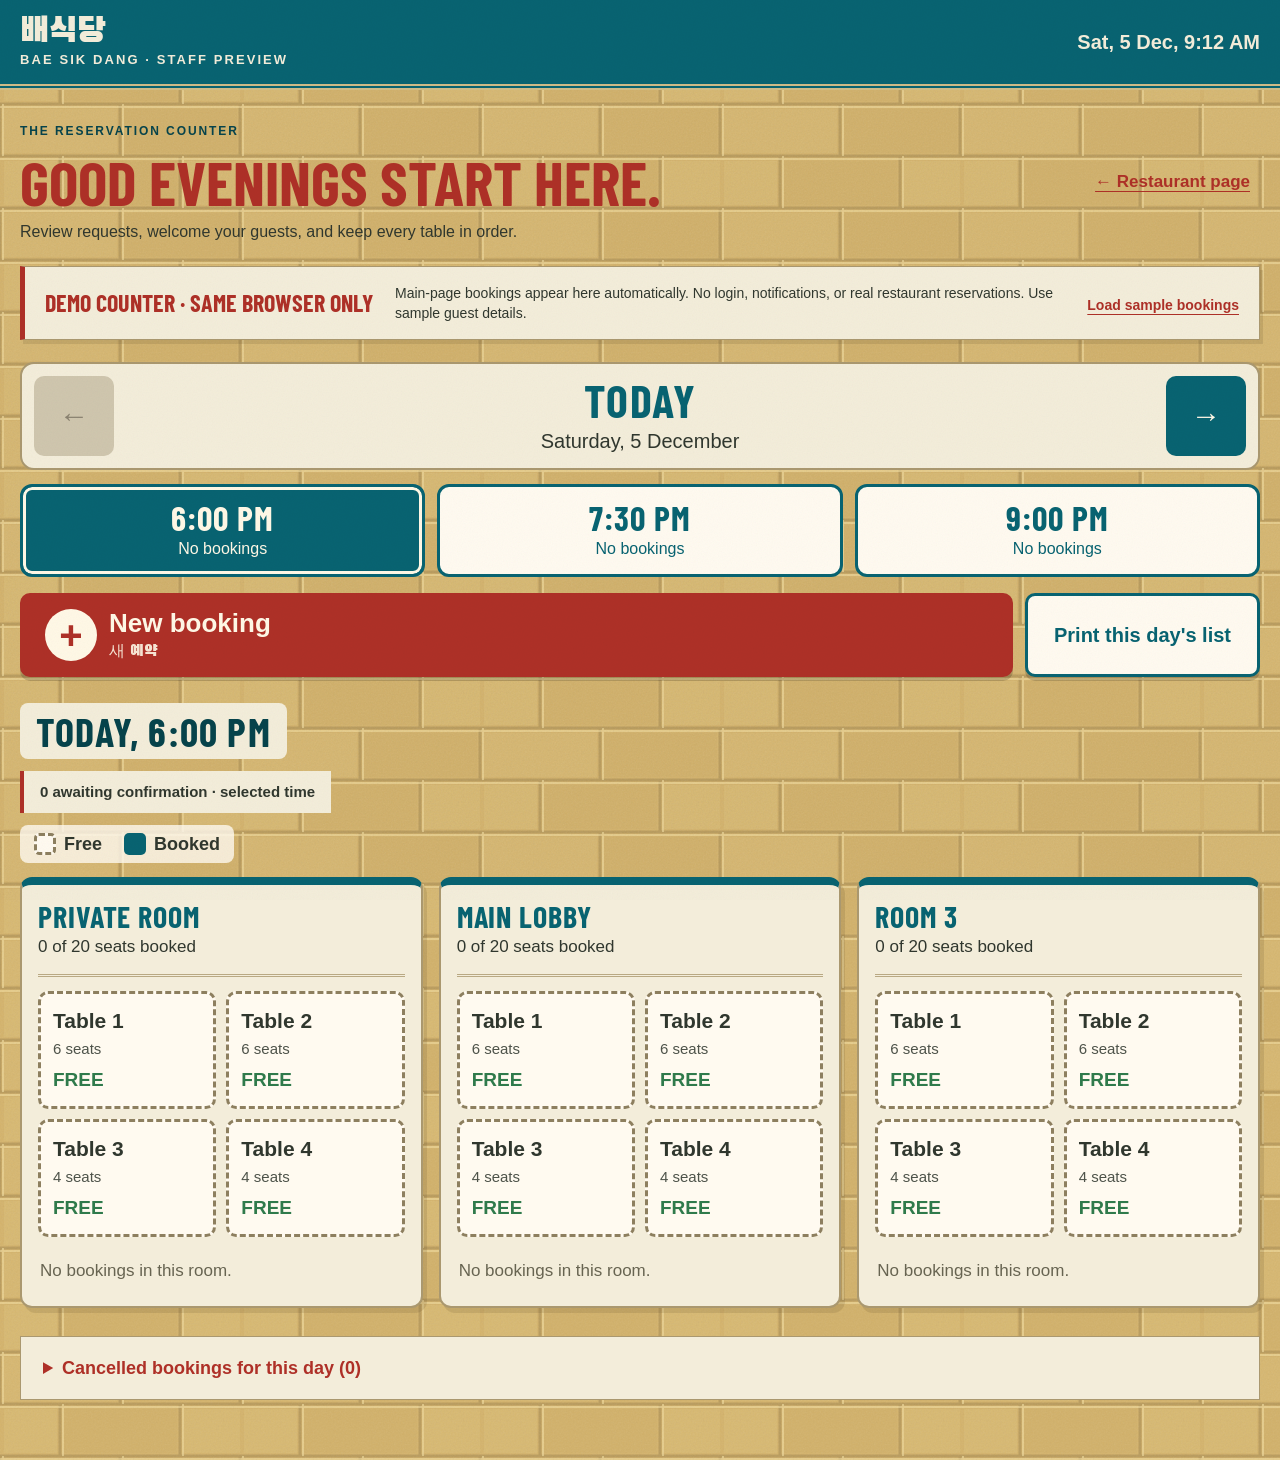
<file: admin.html>
<!DOCTYPE html>
<html lang="en" class="admin-root">
<head>
  <meta charset="UTF-8">
  <meta name="viewport" content="width=device-width, initial-scale=1">
  <meta name="theme-color" content="#086371">
  <meta name="robots" content="noindex, nofollow">
  <title>Staff bookings — Bae Sik Dang 배식당</title>
  <link rel="stylesheet" href="styles.css">
  <link rel="stylesheet" href="admin.css">
  <script src="reservation-store.js" defer></script>
  <script src="admin.js" defer></script>
</head>
<body class="admin-page">
  <a class="skip" href="#main">Skip to staff bookings</a>
  <header class="adm-header">
    <div class="adm-shell adm-header-row">
      <div class="adm-brand"><span lang="ko">배식당</span><small>BAE SIK DANG · STAFF PREVIEW</small></div>
      <div class="adm-clock" id="adm-clock" aria-live="off"></div>
    </div>
  </header>

  <main class="adm-shell adm-main" id="main">
    <div class="adm-intro"><div><span class="adm-kicker">THE RESERVATION COUNTER</span><h1>Good evenings start here.</h1><p>Review requests, welcome your guests, and keep every table in order.</p></div><a class="adm-link" href="index.html#booking">← Restaurant page</a></div>
    <aside class="adm-demo"><strong>Demo counter · same browser only</strong><span>Main-page bookings appear here automatically. No login, notifications, or real restaurant reservations. Use sample guest details.</span><button id="load-samples" class="adm-link" type="button">Load sample bookings</button></aside>
    <noscript><p class="adm-error">Enable JavaScript to use the staff preview.</p></noscript>
    <!-- 1. Which day -->
    <section class="adm-day" aria-label="Choose a day">
      <button class="adm-arrow" id="day-prev" type="button" aria-label="Previous day">←</button>
      <div class="adm-day-label">
        <strong id="day-name">Today</strong>
        <span id="day-date"></span>
        <button class="adm-link" id="day-today" type="button" hidden>Go back to today</button>
      </div>
      <button class="adm-arrow" id="day-next" type="button" aria-label="Next day">→</button>
    </section>

    <!-- 2. Which time -->
    <section class="adm-times" id="time-buttons" aria-label="Choose a time"></section>

    <!-- 3. Big actions -->
    <div class="adm-actions">
      <button class="adm-btn adm-btn-red adm-btn-huge" id="new-booking" type="button">
        <span class="adm-plus" aria-hidden="true">+</span>
        <span>New booking<small lang="ko">새 예약</small></span>
      </button>
      <button class="adm-btn adm-btn-plain" id="print-list" type="button">Print this day's list</button>
    </div>

    <p class="adm-toast" id="toast" role="status" aria-live="polite" hidden></p>
    <p class="adm-error" id="error" role="alert" hidden></p>

    <!-- 4. Rooms and tables for the chosen time -->
    <h2 class="adm-heading" id="slot-heading"></h2><p id="pending-summary" class="adm-summary" role="status"></p>
    <div class="adm-key" aria-hidden="true">
      <span><i class="key-free"></i> Free</span>
      <span><i class="key-booked"></i> Booked</span>
    </div>
    <section class="adm-rooms" id="rooms"></section>
    <details class="adm-cancelled"><summary id="cancelled-heading">Cancelled bookings for this day</summary><div id="cancelled-list"></div></details>
  </main>

  <!-- Print-only list for the whole day -->
  <section class="adm-print" id="print-sheet" aria-hidden="true"></section>

  <!-- New booking, one question at a time -->
  <dialog class="adm-dialog adm-flow" id="flow" aria-labelledby="flow-question">
    <div class="flow-top">
      <button class="adm-btn adm-btn-plain" id="flow-back" type="button">← Back</button>
      <span class="flow-step" id="flow-step"></span>
      <button class="adm-btn adm-btn-plain" id="flow-close" type="button">✕ Close</button>
    </div>
    <h2 class="flow-question" id="flow-question"></h2>
    <p class="flow-help" id="flow-help"></p>
    <div class="flow-body" id="flow-body"></div>
    <p class="adm-error" id="flow-error" role="alert" hidden></p>
  </dialog>

  <!-- Booking details and cancel -->
  <dialog class="adm-dialog adm-detail" id="detail" aria-labelledby="detail-title">
    <h2 id="detail-title"></h2>
    <dl class="detail-list" id="detail-list"></dl>
    <form id="staff-edit" class="staff-edit" hidden></form>
    <div class="detail-ask" id="detail-ask" hidden>
      <p class="detail-warn">Cancel this booking? The table becomes free again.</p>
    </div>
    <p class="adm-error" id="detail-error" role="alert" hidden></p>
    <div class="detail-buttons" id="detail-buttons"></div>
  </dialog>
</body>
</html>
</file>
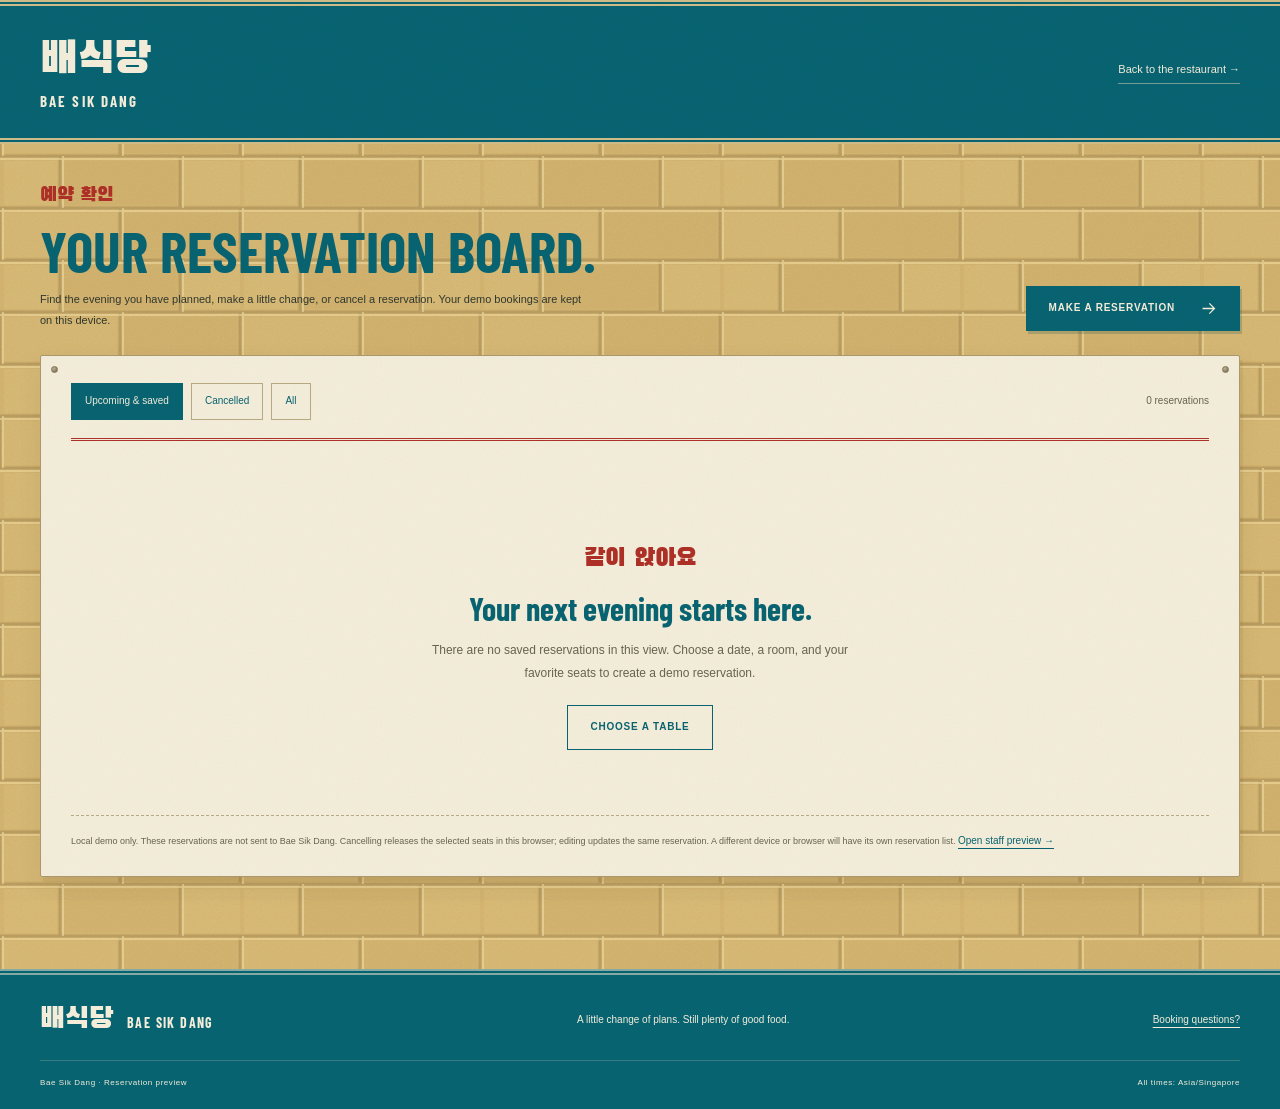
<file: reservations.html>
<!DOCTYPE html>
<html lang="en" class="reservation-page-root">
<head>
  <meta charset="UTF-8">
  <meta name="viewport" content="width=device-width, initial-scale=1">
  <meta name="theme-color" content="#086371">
  <meta name="description" content="View, edit, and cancel your locally saved Bae Sik Dang demo reservations.">
  <meta name="robots" content="noindex">
  <title>Your reservations — Bae Sik Dang 배식당</title>
  <link rel="stylesheet" href="styles.css">
  <link rel="stylesheet" href="reservations.css">
  <script src="reservation-store.js" defer></script>
  <script src="reservation-ui.js" defer></script>
</head>
<body class="reservation-page">
  <a class="skip" href="#main">Skip to reservations</a>
  <header class="manager-header"><div class="shell"><a href="index.html" class="manager-brand" aria-label="Bae Sik Dang home"><span lang="ko">배식당</span><small>BAE SIK DANG</small></a><a class="back-link" href="index.html#booking">Back to the restaurant →</a></div></header>
  <main id="main" class="shell manager-main">
    <div class="manager-intro"><div><span class="korean" lang="ko">예약 확인</span><h1 id="manager-heading">Your reservation board.</h1><p id="manager-intro">Find the evening you have planned, make a little change, or cancel a reservation. Your demo bookings are kept on this device.</p></div><a class="btn" href="index.html#booking">Make a reservation <svg class="arrow" viewBox="0 0 20 20" aria-hidden="true"><path d="M3 10h14m-6-6 6 6-6 6"/></svg></a></div>
    <section id="reservation-manager" class="paper manager-board" aria-label="Saved reservations">
      <div class="manager-toolbar"><div class="manager-tabs" role="group" aria-label="Filter reservations"><button class="manager-tab" data-filter="confirmed" aria-pressed="true" type="button">Upcoming & saved</button><button class="manager-tab" data-filter="cancelled" aria-pressed="false" type="button">Cancelled</button><button class="manager-tab" data-filter="all" aria-pressed="false" type="button">All</button></div><span id="manager-count" class="manager-count" role="status" aria-live="polite"></span></div>
      <p id="manager-message" class="reservation-message" role="status" aria-live="polite"></p>
      <p id="manager-error" class="manager-error" role="alert" hidden></p>
      <div id="reservation-list" class="reservation-list"></div>
      <div id="manager-empty" class="manager-empty" hidden><span class="korean" lang="ko">같이 앉아요</span><h2 id="empty-title">Your next evening starts here.</h2><p id="empty-copy">There are no saved reservations in this browser yet. Choose a date, a room, and your favorite seats to create a demo reservation.</p><a class="btn btn-outline" href="index.html#booking">Choose a table</a></div>
      <p class="manager-note">Local demo only. These reservations are not sent to Bae Sik Dang. Cancelling releases the selected seats in this browser; editing updates the same reservation. A different device or browser will have its own reservation list. <a class="manage-link" href="admin.html">Open staff preview →</a></p>
      <noscript><p class="manager-error">Enable JavaScript to view, edit, or cancel your locally saved reservations.</p></noscript>
    </section>
  </main>
  <footer class="footer"><div class="shell"><div class="footer-main"><a class="footer-brand" href="index.html"><span lang="ko" style="font:inherit;margin:0;letter-spacing:0">배식당</span><span>BAE SIK DANG</span></a><p>A little change of plans. Still plenty of good food.</p><a class="manage-link" style="color:inherit" href="index.html#faq">Booking questions?</a></div><div class="footer-bottom"><span>Bae Sik Dang · Reservation preview</span><span>All times: Asia/Singapore</span></div></div></footer>
  <dialog id="cancel-dialog" aria-labelledby="cancel-heading" aria-describedby="cancel-description"><span class="eyebrow red">CHANGE OF PLANS?</span><h2 id="cancel-heading">Cancel this reservation?</h2><p id="cancel-description">This releases the seats for this demo reservation. Your other reservations will stay as they are.</p><p id="cancel-details" class="cancel-details"></p><p id="cancel-error" class="manager-error" role="alert" hidden></p><div class="dialog-actions"><button id="keep-reservation" class="btn btn-outline" type="button" autofocus>Keep reservation</button><button id="confirm-cancel" class="btn btn-red" type="button">Cancel this reservation</button></div></dialog>
</body>
</html>
</file>
<file: styles.css>
/* Embedded, OFL-licensed display fonts preserve the storefront when CDNs are unavailable. */
    @font-face{font-family:"Bae Sik Dang Poster";font-style:normal;font-weight:700;font-display:swap;src:url([data-uri]) format("truetype")}
    @font-face{font-family:"Bae Sik Dang Hangul";font-style:normal;font-weight:400;font-display:swap;src:url([data-uri]) format("truetype")}
    /* The reference palette: petrol teal, painted red, aged paper, golden brick. */
    :root{color-scheme:light;--teal:#086371;--deep:#06434b;--red:#ae3027;--paper:#f3edda;--ink:#30372e;--muted:#676451;--brick:#d4b36b;--line:#c7bfa7;--gold:#dfbd6e;--warm:rgba(255,197,93,.19);--heading:'Bae Sik Dang Poster','Barlow Condensed','Arial Narrow',Impact,sans-serif;--korean:'Bae Sik Dang Hangul','Black Han Sans','Noto Sans KR',sans-serif;--body:'DM Sans','Noto Sans KR',Arial,sans-serif}
    html[data-mood="lunch"]{--brick:#dec98d;--warm:rgba(255,244,183,.13);--paper:#f8f3e4}
    html[data-mood="night"]{--brick:#b08a46;--warm:rgba(237,145,46,.3);--paper:#eee4cc}
    *{box-sizing:border-box}html{scroll-behavior:smooth;scroll-padding-top:90px}
    body{margin:0;background-color:var(--brick);background-image:url("data:image/svg+xml,%3Csvg%20xmlns%3D%22http%3A%2F%2Fwww.w3.org%2F2000%2Fsvg%22%20width%3D%22240%22%20height%3D%22104%22%20viewBox%3D%220%200%20240%20104%22%3E%3Cg%20fill%3D%22none%22%3E%3Cpath%20d%3D%22M0%200H240M0%2052H240M0%20104H240M0%200V52M120%200V52M240%200V52M60%2052V104M180%2052V104%22%20stroke%3D%22%239d824a%22%20stroke-width%3D%223%22%20stroke-opacity%3D%22.48%22%2F%3E%3Cpath%20d%3D%22M0%203H240M0%2055H240M3%200V52M123%200V52M63%2052V104M183%2052V104%22%20stroke%3D%22%23f3dea0%22%20stroke-width%3D%222%22%20stroke-opacity%3D%22.58%22%2F%3E%3C%2Fg%3E%3Cpath%20d%3D%22M4%205h113v44H4z%22%20fill%3D%22%23f3dea0%22%20opacity%3D%22.1%22%2F%3E%3Cpath%20d%3D%22M124%205h113v44H124zM64%2057h113v44H64z%22%20fill%3D%22%23896c2c%22%20opacity%3D%22.035%22%2F%3E%3Cpath%20d%3D%22M184%2057h56v44h-56zM4%2057h53v44H4z%22%20fill%3D%22%23f3dea0%22%20opacity%3D%22.12%22%2F%3E%3Cfilter%20id%3D%22n%22%3E%3CfeTurbulence%20type%3D%22fractalNoise%22%20baseFrequency%3D%22.6%22%20numOctaves%3D%223%22%20stitchTiles%3D%22stitch%22%2F%3E%3CfeColorMatrix%20type%3D%22saturate%22%20values%3D%220%22%2F%3E%3C%2Ffilter%3E%3Crect%20width%3D%22240%22%20height%3D%22104%22%20filter%3D%22url%28%23n%29%22%20opacity%3D%22.1%22%2F%3E%3C%2Fsvg%3E");background-size:240px 104px;color:var(--ink);font:14px/1.65 var(--body);transition:background-color .3s ease-out}
    body:before{content:"";position:fixed;inset:0;pointer-events:none;z-index:10;opacity:.085;background-image:url("data:image/svg+xml,%3Csvg%20xmlns%3D%22http%3A%2F%2Fwww.w3.org%2F2000%2Fsvg%22%20width%3D%22180%22%20height%3D%22180%22%3E%3Cfilter%20id%3D%22grain%22%3E%3CfeTurbulence%20type%3D%22fractalNoise%22%20baseFrequency%3D%22.8%22%20numOctaves%3D%223%22%20stitchTiles%3D%22stitch%22%2F%3E%3C%2Ffilter%3E%3Crect%20width%3D%22100%25%22%20height%3D%22100%25%22%20opacity%3D%22.6%22%20filter%3D%22url%28%23grain%29%22%2F%3E%3C%2Fsvg%3E");mix-blend-mode:multiply}
    button,input,select{font:inherit}button,a,select{-webkit-tap-highlight-color:transparent;touch-action:manipulation}button{cursor:pointer;color:inherit}button,a,select{transition:color .3s ease-out,background .3s ease-out,border-color .3s ease-out,transform .3s ease-out,box-shadow .3s ease-out}a{color:inherit;text-decoration:none}button{border:0}button:disabled{cursor:not-allowed;opacity:.45}h1,h2,h3,p,figure{margin:0}h1,h2,h3{font-weight:700}svg{display:block}img{display:block;max-width:100%}::selection{background:var(--red);color:var(--paper)}:focus-visible{outline:3px solid var(--teal);outline-offset:5px}button:focus-visible,a:not(.skip):focus-visible{position:relative;z-index:2}
    .shell{width:min(1200px,calc(100% - 72px));margin-inline:auto}.sr-only{position:absolute;width:1px;height:1px;padding:0;margin:-1px;overflow:hidden;clip:rect(0,0,0,0);white-space:nowrap;border:0}.skip{position:fixed;left:12px;top:12px;z-index:100;transform:translateY(-160%);padding:10px 20px;background:var(--paper);color:var(--red)}.skip:focus{transform:none}.eyebrow{font-size:10px;letter-spacing:.16em;text-transform:uppercase;font-weight:700}.korean{font-family:var(--korean);font-weight:400}.red{color:var(--red)}.muted{color:var(--muted)}.arrow{width:17px;height:17px;fill:none;stroke:currentColor;stroke-width:1.5;display:inline-block;vertical-align:middle}.rule{height:1px;background:currentColor;opacity:.3}.star{font-size:20px;line-height:1}
    /* The opening is a storefront sign, with three small brass gooseneck lamps. */
    .storefront{position:relative;background:var(--teal);color:var(--paper);border-top:7px solid var(--deep);box-shadow:0 7px 0 #073f46,0 12px 14px #4d3b3c35;isolation:isolate}
    .storefront:after{content:"";position:absolute;inset:0;z-index:-1;background:radial-gradient(ellipse at 24% 15%,#ffeeac20,transparent 30%),radial-gradient(ellipse at 50% 15%,#ffeeac24,transparent 30%),radial-gradient(ellipse at 76% 15%,#ffeeac20,transparent 30%),linear-gradient(90deg,#0001,transparent 25%,transparent 75%,#0001);pointer-events:none}
    .topline{display:flex;justify-content:space-between;align-items:center;padding:13px 0 11px;border-bottom:1px solid #f4e7c933;font-size:9px;letter-spacing:.14em;text-transform:uppercase}
    .topline span{display:flex;align-items:center;gap:8px}.tiny-flower{width:16px;height:16px;fill:none;stroke:currentColor;stroke-width:1.3}
    .sign{position:relative;display:grid;grid-template-columns:1fr 2fr 1fr;align-items:center;gap:30px;margin-top:13px;padding:21px 0 30px;min-height:222px;text-align:center}
    .sign:before,.sign:after{content:"";position:absolute;inset:7px -14px 15px;border:1px solid #eee4c73d;pointer-events:none}.sign:after{inset:12px -9px 20px;border-color:#eee4c71a}
    .sign h1{font-family:var(--korean);font-weight:400;font-size:clamp(80px,8.5vw,125px);letter-spacing:.12em;line-height:1.1;padding-left:.12em;text-shadow:1px 2px 0 #d5ba80,-1px -1px 0 #ffffff30}
    .sign-name{font:600 18px/1 var(--heading);letter-spacing:.37em;margin-top:7px;padding-left:.37em}.sign-side{font-family:var(--heading);font-size:23px;line-height:1.05;letter-spacing:.08em}.sign-side small{font-family:var(--body);display:block;font-size:9px;letter-spacing:.14em;margin-top:12px}.sign-side .korean{font-size:24px;letter-spacing:.08em;display:block;margin-bottom:7px}
    .lamps{position:absolute;inset:-9px 15% auto;display:flex;justify-content:space-around;pointer-events:none;z-index:2}.lamp{width:45px;height:39px;position:relative}.lamp:before{content:"";position:absolute;width:18px;height:23px;left:13px;top:-3px;border:4px solid #423b2d;border-bottom:0;border-radius:14px 14px 0 0;box-shadow:2px 0 0 #ad8b51}.lamp:after{content:"";position:absolute;width:45px;height:17px;bottom:0;border-radius:35px 35px 6px 6px;background:linear-gradient(90deg,#3c3324,#b29b62 42%,#675333 70%,#352d23);border-bottom:3px solid #f1d599;box-shadow:0 6px 17px #ffd58d69}
    .awning{height:15px;background:repeating-linear-gradient(90deg,#85724b 0,#c7ae79 3px,#b8a06a 6px,#7e6d49 8px);border-top:2px solid #5f593a;border-bottom:2px solid #88703e}
    /* Navigation feels like a printed strip under the shop sign. */
    .nav-wrap{position:sticky;top:0;z-index:30;background:var(--paper);border-bottom:1px solid #8e7850;box-shadow:0 3px 10px #41372412}.nav-inner{display:flex;align-items:center;justify-content:space-between;gap:15px;min-height:62px}.wordmark{font:800 22px var(--heading);letter-spacing:.05em;color:var(--teal)}.wordmark small{font:10px var(--korean);letter-spacing:0;margin-left:8px}.nav-links{position:relative;display:flex;gap:4px}.nav-links a{position:relative;z-index:1;padding:10px 15px;font-size:10px;letter-spacing:.08em;font-weight:700;border-radius:2px}.nav-links a[aria-current="location"]{color:var(--red)}.nav-pill{position:absolute;left:0;top:0;bottom:0;background:#ad30270a;border-bottom:2px solid var(--red);transition:width .3s ease-out,transform .3s ease-out}.nav-note{display:flex;align-items:center;gap:7px;font-size:10px;color:var(--teal)}.status-dot{width:6px;height:6px;border-radius:50%;background:currentColor;display:inline-block}
    /* Aged paper and little mounting details make the masonry feel tangible. */
    .paper{position:relative;background:var(--paper);border:1px solid #aa986f;border-radius:2px;box-shadow:3px 5px 0 #6f54251a,0 9px 24px #53411f12;transition:background .3s ease-out,border-color .3s ease-out}
    .paper:before,.paper:after{content:"";position:absolute;width:5px;height:5px;border:1px solid #85734e;background:radial-gradient(circle at 35% 30%,#bdb299,#71694b);border-radius:50%;top:10px;z-index:2}.paper:before{left:10px}.paper:after{right:10px}
    .btn{display:inline-flex;align-items:center;justify-content:center;gap:25px;min-height:45px;padding:12px 22px;border:1px solid var(--teal);background:var(--teal);color:var(--paper);font-size:10px;font-weight:700;letter-spacing:.08em;text-transform:uppercase;box-shadow:2px 3px 0 #03434a33}.btn:hover:not(:disabled){background:var(--deep);transform:translateY(-2px);box-shadow:3px 5px 0 #03434a33}.btn-red{background:var(--red);border-color:var(--red)}.btn-red:hover:not(:disabled){background:#90271e}.btn-outline{background:transparent;color:var(--teal);box-shadow:none}.btn-outline:hover:not(:disabled){color:var(--paper)}
    .welcome-line{text-align:center;padding:26px 10px 21px;font-size:9px;font-weight:700;letter-spacing:.19em;color:#524a31;text-transform:uppercase;display:flex;align-items:center;justify-content:center;gap:18px}.welcome-line:before,.welcome-line:after{content:"";width:40px;height:1px;background:#7c693c}
    .opening{display:grid;grid-template-columns:minmax(0,.88fr) minmax(0,1.3fr);gap:22px;align-items:stretch}
    .welcome-poster{min-width:0;padding:35px 36px 30px;text-align:center;display:flex;flex-direction:column;align-items:center;justify-content:center}.poster-outline{position:absolute;inset:14px;border:1px solid #b337293c;pointer-events:none}.hello{font-family:var(--korean);font-size:27px;color:var(--red);font-weight:400;letter-spacing:.04em}.poster-sub{font-size:9px;letter-spacing:.21em;color:var(--red);margin-top:7px}.welcome-poster h2{font:800 clamp(52px,5.1vw,73px)/.94 var(--heading);letter-spacing:-.025em;color:var(--red);text-transform:uppercase;margin:25px 0 20px}.welcome-poster h2 span{display:block}.welcome-poster p{font-size:11px;line-height:1.9;max-width:270px}.welcome-poster .btn{margin-top:25px}.poster-bottom{display:flex;align-items:center;gap:12px;font-size:8px;color:var(--red);letter-spacing:.15em;margin-top:26px}.poster-bottom:before,.poster-bottom:after{content:"";height:1px;width:25px;background:var(--red)}
    .photo-poster{padding:16px 16px 0;display:flex;flex-direction:column;min-width:0}.photo-wrap{position:relative;min-height:390px;flex:1;overflow:hidden;background:#4c3723}.hero-photo{width:100%;height:100%;position:absolute;inset:0;object-fit:cover;transition:transform 1.2s ease-out;filter:saturate(.83) contrast(.97)}.photo-poster:hover .hero-photo{transform:scale(1.035)}.photo-wrap:after{content:"";position:absolute;inset:0;background:linear-gradient(0deg,#0005,transparent 40%);pointer-events:none}.photo-caption{display:flex;align-items:center;justify-content:space-between;gap:15px;min-height:76px;padding:12px 10px}.photo-caption .korean{font-size:22px;color:var(--red)}.photo-caption p{font-size:10px}.photo-caption .number{font:700 32px var(--heading);color:var(--teal)}.photo-sticker{position:absolute;right:18px;top:18px;width:92px;height:92px;border-radius:50%;background:var(--red);color:var(--paper);outline:1px dashed var(--paper);outline-offset:-6px;z-index:2;display:flex;flex-direction:column;align-items:center;justify-content:center;transform:rotate(12deg);font:700 20px/1 var(--heading);letter-spacing:.03em}.photo-sticker .korean{font-size:21px;margin:5px 0}.photo-sticker small{font:7px var(--body);letter-spacing:.1em}
    .ticker{display:flex;align-items:center;justify-content:space-around;gap:14px;border-block:1px solid #61532f66;margin-top:29px;padding:15px 0;color:#59452c;font:600 14px var(--heading);letter-spacing:.1em;text-transform:uppercase}.ticker .korean{font-size:13px;color:var(--red)}.ticker .flower{color:var(--red);font-size:18px}
    /* The menu is a big, slightly imperfect neighborhood restaurant placard. */
    .section{padding-top:53px}.section-heading{display:flex;align-items:end;justify-content:space-between;gap:25px;margin-bottom:20px}.section-heading .korean{font-size:18px;color:var(--red);margin-bottom:5px}.section-heading h2{font:700 44px/1 var(--heading);color:var(--teal);text-transform:uppercase}.section-heading p{font-size:11px;color:#4d4936;max-width:240px}
    .menu-paper{padding:30px 35px 20px}.menu-masthead{display:flex;justify-content:space-between;gap:20px;align-items:center;padding-bottom:21px;border-bottom:3px double var(--red);color:var(--red)}.menu-masthead h3{font-family:var(--korean);font-size:34px;font-weight:400;line-height:1.3}.menu-masthead h3 small{font:600 11px var(--body);letter-spacing:.16em;display:block;margin-top:8px}.menu-masthead p{font-size:10px;text-align:right;max-width:260px}.menu-layout{display:grid;grid-template-columns:1.8fr .8fr;gap:36px}.menu-list{display:grid;grid-template-columns:1fr 1fr;gap:0 26px}.dish{position:relative;text-align:left;padding:24px 0;background:transparent;border-bottom:1px solid #b6a886;min-width:0}.dish:hover{background:#b5322505}.dish-korean{display:block;font-family:var(--korean);font-size:23px;color:var(--red);font-weight:400;line-height:1.3}.dish-title{display:flex;align-items:baseline;justify-content:space-between;gap:10px;font:700 22px/1.1 var(--heading);text-transform:uppercase;margin:7px 0}.dish-title .price{font:700 17px var(--heading);color:var(--red);white-space:nowrap}.dish p{font-size:10px;color:var(--muted);padding-right:10px}.dish .details{display:inline-flex;align-items:center;gap:7px;font-size:8px;font-weight:700;letter-spacing:.09em;margin-top:14px;color:var(--teal);text-transform:uppercase}.dish .details .arrow{width:13px;height:13px}.dish:hover .details{transform:translateX(3px)}
    .menu-side{padding:25px 0 0;display:flex;flex-direction:column;justify-content:center}.wrap-diagram{width:100%;height:150px}.wrap-instruction{border:1px dashed #9d967e;padding:17px;text-align:center;background:#dbd2b726}.wrap-instruction h4{margin:0;color:var(--red);font:600 23px var(--heading);text-transform:uppercase}.wrap-instruction p{font-size:10px;margin-top:8px;line-height:1.8}.menu-foot{display:flex;justify-content:space-between;align-items:center;gap:15px;font-size:9px;color:var(--muted);border-top:1px solid #b6a886;margin-top:24px;padding-top:17px}.menu-foot span:first-child{color:var(--red)}
    /* Booking tables reuse native buttons and expose state without relying on color. */
    .experience-grid{display:grid;grid-template-columns:1.1fr .9fr;gap:22px;margin-top:28px}.booking{padding:29px 30px 24px}.card-heading{display:flex;align-items:start;justify-content:space-between;gap:12px;color:var(--red)}.card-heading .korean{font-size:23px}.card-heading h3{font:700 32px/1.1 var(--heading);margin-top:5px;text-transform:uppercase;color:var(--teal)}.card-heading .index{font:600 14px var(--heading);color:var(--teal);border:1px solid var(--teal);width:30px;height:30px;display:grid;place-items:center;border-radius:50%;flex-shrink:0}.booking-intro{font-size:10px;color:var(--muted);margin-top:9px}.booking-controls{display:grid;grid-template-columns:1fr 1fr;gap:13px;margin-top:20px}.booking-controls label{font-size:9px;font-weight:600;color:var(--muted)}select{display:block;margin-top:5px;width:100%;border:1px solid #b3a98d;border-radius:0;background:transparent;color:var(--ink);padding:9px;font-size:11px}.floor{padding:23px 20px 17px;margin-top:18px;border:1px solid #b3a98d;background:repeating-linear-gradient(0deg,transparent,transparent 24px,#9f8c4c0a 25px);position:relative}.floor-name{font-size:8px;color:var(--teal);letter-spacing:.2em;text-align:center;margin-bottom:22px}.tables{display:grid;grid-template-columns:repeat(4,minmax(0,1fr));gap:23px 24px}.table{height:49px;border:1px solid #ae9a6c;background:#dfd5bb;position:relative;border-radius:4px;font-size:10px;font-weight:700;isolation:isolate}.table:before{content:"";position:absolute;inset:7px 19%;background:repeating-linear-gradient(90deg,#d9d6c5,#d9d6c5 2px,#aaa58f 3px,#aaa58f 4px);border:2px solid #c7bfaa;border-radius:50%;z-index:-1;opacity:.6}.table:after{content:"";position:absolute;left:30%;right:30%;height:4px;top:-7px;background:#9f8a64;box-shadow:0 57px #9f8a64}.table:hover:not(:disabled){border-color:var(--teal);transform:translateY(-2px)}.table[aria-pressed="true"]{background:var(--teal);color:#fff;border-color:var(--deep);box-shadow:2px 3px 0 #03434a33}.table[aria-pressed="true"]:before{opacity:.15}.table:disabled{opacity:.35;background:repeating-linear-gradient(45deg,#c2bba4,#c2bba4 1px,transparent 2px,transparent 6px)}.legend{display:flex;flex-wrap:wrap;gap:16px;margin-top:23px;font-size:8px;color:var(--muted)}.legend span{display:flex;align-items:center;gap:5px}.legend i{width:6px;height:6px;background:#b6a88a}.legend .chosen{background:var(--teal)}.legend .taken{background:#99948a}.booking-actions{display:flex;align-items:center;gap:12px;justify-content:space-between;margin-top:19px}.booking-actions .btn{font-size:9px;min-height:39px;padding:10px 15px}.mini-btn{font-size:9px;padding:6px 8px;border:1px solid #bdb297;background:transparent}.mini-btn:hover{background:#d6c9a14a}.booking-status{font-size:10px;color:var(--teal);min-height:32px;padding-top:10px}.fine-print{font-size:8px;color:var(--muted);margin-top:3px}.controls-small{display:flex;gap:7px}
    /* The jukebox completes the retro interaction cards. */
    .side-stack{display:grid;gap:22px}.jukebox{padding:26px 27px 22px;background:var(--teal);color:var(--paper);border:1px solid var(--deep);box-shadow:3px 5px 0 #58472326;position:relative}.jukebox .card-heading{color:var(--paper)}.jukebox .card-heading h3{color:var(--paper);font-size:27px}.jukebox .index{color:var(--paper);border-color:#eee7cf88}.mood-main{display:flex;align-items:center;gap:20px;margin-top:18px}.vinyl{height:90px;width:90px;flex-shrink:0;border-radius:50%;background:repeating-radial-gradient(circle,#232927 0,#232927 2px,#343a35 3px,#1f2926 4px);border:2px solid #152d2a;box-shadow:3px 3px 10px #032f3677;position:relative;animation:record 15s linear infinite}.vinyl:before{content:"";position:absolute;inset:29%;background:var(--red);border:1px solid #df9271;border-radius:50%}.vinyl:after{content:"";position:absolute;inset:46%;background:var(--paper);border-radius:50%}.mood-main strong{font:600 28px/1 var(--heading);display:block;text-transform:uppercase}.mood-main p{font-size:10px;margin-top:7px;color:#e8e0c5}.mood-options{display:flex;gap:7px;margin-top:18px}.mood-option{flex:1;background:transparent;border:1px solid #e9dfbf66;color:var(--paper);font-size:9px;padding:8px 4px}.mood-option[aria-pressed="true"]{background:var(--paper);color:var(--teal);border-color:var(--paper)}.mood-note{margin-top:10px;font-size:8px;color:#e2d9bf}
    /* Closing wall poster — no invented contact details or real booking claims. */
    .story{padding:42px 45px;display:grid;grid-template-columns:1fr 1fr;gap:45px;margin-top:50px;align-items:center}.story h2{font:700 48px/.99 var(--heading);text-transform:uppercase;color:var(--red);margin-top:14px}.story .korean{color:var(--red);font-size:20px}.story p{font-size:12px;line-height:1.9;max-width:450px}.story-links{display:flex;gap:15px;align-items:center;margin-top:21px}.story-links a:last-child{font-size:10px;text-decoration:underline;text-underline-offset:4px}.story-stamp{position:absolute;right:26px;top:-19px;background:var(--teal);color:var(--paper);border:3px double var(--paper);padding:8px 16px;font:600 12px var(--heading);letter-spacing:.08em;transform:rotate(5deg)}.footer{margin-top:42px;background:var(--teal);color:var(--paper);border-top:6px double #f0e9cf88;padding:27px 0 20px}.footer-main{display:flex;justify-content:space-between;align-items:center;gap:20px}.footer-brand{font:400 29px var(--korean)}.footer-brand span{font:600 14px var(--heading);letter-spacing:.15em;margin-left:14px}.footer p{font-size:10px}.footer-bottom{display:flex;justify-content:space-between;gap:20px;border-top:1px solid #eee5c933;margin-top:22px;padding-top:15px;font-size:8px;letter-spacing:.07em}.footer a:focus-visible,.storefront a:focus-visible{outline-color:var(--paper)}
    /* Accessible menu dialog and optional decorative cursor preview. */
    dialog{padding:0;border:5px solid var(--paper);outline:1px solid #aa986f;background:var(--paper);color:var(--ink);width:min(620px,calc(100% - 32px));max-height:85dvh;overflow:auto;box-shadow:0 25px 100px #251d1899}dialog::backdrop{background:#192d2bd1;backdrop-filter:blur(6px)}dialog[open]{animation:arrive .3s ease-out}.modal-photo{height:210px;background:#6a4d2c;overflow:hidden}.modal-photo img{width:100%;height:100%;object-fit:cover}.modal-close{position:absolute;top:12px;right:12px;width:35px;height:35px;background:var(--paper);color:var(--red);font-size:22px;z-index:1;border:1px solid #bba983}.modal-content{padding:26px}.modal-content .korean{color:var(--red);font-size:26px}.modal-content h2{font:700 36px/1.1 var(--heading);color:var(--teal);text-transform:uppercase;margin:6px 0 15px}.modal-content p{font-size:12px;color:var(--muted)}.ingredients{display:flex;flex-wrap:wrap;gap:7px;padding:0;list-style:none;margin:20px 0}.ingredients li{font-size:10px;border:1px solid #c1b493;padding:5px 8px}.modal-foot{display:flex;justify-content:space-between;align-items:center;gap:15px;border-top:1px dashed #b3a483;margin-top:20px;padding-top:15px;font-size:9px;color:var(--muted)}.modal-foot strong{font:700 27px var(--heading);color:var(--red)}.preview{position:fixed;left:0;top:0;width:190px;padding:7px;background:var(--paper);border:1px solid #aa986f;box-shadow:3px 8px 20px #36271140;pointer-events:none;z-index:50;opacity:0;visibility:hidden;transition:opacity .2s ease-out}.preview.visible{opacity:1;visibility:visible}.preview img{width:100%;height:135px;object-fit:cover}.preview p{font:600 20px var(--heading);color:var(--red);padding:4px 3px}.toast{position:fixed;bottom:20px;left:50%;transform:translate(-50%,20px);z-index:90;background:var(--teal);border:1px solid var(--paper);box-shadow:3px 4px 0 #293e3544;color:var(--paper);padding:12px 20px;max-width:calc(100vw - 32px);width:max-content;font-size:11px;opacity:0;pointer-events:none;transition:opacity .3s ease-out,transform .3s ease-out}.toast.show{opacity:1;transform:translate(-50%,0)}
    @keyframes record{to{transform:rotate(360deg)}}@keyframes blink{50%{opacity:.3}}@keyframes arrive{from{opacity:0;transform:translateY(5px)}to{opacity:1;transform:translateY(0)}}
    @media(min-width:1550px){.sign{min-height:245px}.opening{grid-template-columns:.86fr 1.3fr}.welcome-poster{padding-block:40px}.photo-wrap{min-height:420px}}
    @media(max-width:1000px){.shell{width:calc(100% - 48px)}.sign{gap:15px}.sign-side{font-size:19px}.welcome-poster{padding:30px 25px}.welcome-poster h2{font-size:58px}.photo-wrap{min-height:370px}.nav-note{display:none}.menu-layout{grid-template-columns:1fr .42fr;gap:25px}.menu-list{gap:0 20px}.menu-paper{padding-inline:26px}.tables{gap:23px 17px}.booking{padding-inline:24px}.story{padding:35px}.ticker{font-size:12px;letter-spacing:.07em}.ticker .korean{font-size:11px}}
    @media(max-width:760px){.shell{width:calc(100% - 32px)}.topline{font-size:8px;letter-spacing:.06em}.topline span:not(:first-child){display:none}.topline{justify-content:center}.sign{min-height:195px;grid-template-columns:1fr 3fr 1fr;gap:8px;padding-bottom:28px}.sign h1{font-size:clamp(63px,13vw,92px);letter-spacing:.04em;padding-left:.04em}.sign-name{font-size:13px;letter-spacing:.27em}.sign-side{font-size:14px;letter-spacing:.02em}.sign-side .korean{font-size:17px}.sign-side small{font-size:7px;letter-spacing:.01em}.sign:before{inset:8px -5px 15px}.sign:after{inset:13px 0 20px}.lamps{inset:-7px 9% auto}.lamp{transform:scale(.8)}.nav-inner{gap:5px;min-height:57px}.wordmark{font-size:20px}.wordmark small{display:none}.nav-links{gap:0}.nav-links a{padding:12px 9px;font-size:8px;letter-spacing:.04em}.welcome-line{font-size:8px;letter-spacing:.08em;padding-top:23px;gap:10px}.welcome-line:before,.welcome-line:after{width:20px}.opening{grid-template-columns:1fr;gap:19px}.welcome-poster{padding:33px 25px}.welcome-poster h2{font-size:clamp(56px,11vw,78px);margin:18px 0}.welcome-poster p{max-width:310px;font-size:12px}.welcome-poster h2 span{display:inline}.hello{font-size:26px}.poster-bottom{margin-top:21px}.welcome-poster .btn{margin-top:20px}.photo-wrap{min-height:330px}.photo-poster{padding:12px 12px 0}.photo-caption{min-height:71px;padding-inline:3px}.photo-sticker{width:78px;height:78px;font-size:17px}.photo-sticker .korean{font-size:18px}.ticker{flex-wrap:wrap;justify-content:center;gap:10px 17px;padding:14px 12px;font-size:12px}.ticker .flower{font-size:13px}.ticker .korean{font-size:12px}.ticker span:nth-last-child(-n+2){display:none}.section{padding-top:36px}.section-heading{align-items:start;gap:14px}.section-heading h2{font-size:35px}.section-heading .korean{font-size:16px}.section-heading p{font-size:10px;max-width:165px}.menu-paper{padding:26px 22px 18px}.menu-masthead h3{font-size:29px}.menu-masthead p{max-width:140px;font-size:9px}.menu-layout{grid-template-columns:1fr}.menu-side{display:none}.menu-list{gap:0 22px}.dish-korean{font-size:21px}.dish-title{font-size:20px;gap:7px}.dish-title .price{font-size:16px}.dish p{font-size:10px}.menu-foot{font-size:8px}.experience-grid{grid-template-columns:1fr;gap:20px;margin-top:20px}.booking{padding:26px 24px 20px}.floor{padding-inline:20px}.tables{gap:25px}.side-stack{grid-template-columns:1fr 1fr;gap:16px}.jukebox{padding:22px 20px}.mood-main{gap:10px}.vinyl{width:65px;height:65px}.mood-main strong{font-size:23px}.mood-options{gap:4px}.mood-option{font-size:8px}.card-heading .index{width:24px;height:24px;font-size:12px}.story{margin-top:35px;grid-template-columns:1fr;gap:24px;padding:33px 28px}.story h2{font-size:44px}.story-stamp{right:15px;font-size:10px}.footer-main{flex-wrap:wrap}.footer-main p{font-size:9px}.footer-brand{font-size:25px}.footer-bottom{font-size:7px}.preview{display:none}}
    @media(max-width:540px){.sign-side{font-size:11px}.sign-side small{font-size:6px;line-height:1.6}.sign-side .korean{font-size:15px}.sign{min-height:170px}.sign h1{font-size:clamp(53px,13vw,71px)}.sign-name{font-size:11px}.section-heading{flex-direction:column;gap:10px}.section-heading p{max-width:none}.menu-masthead p{max-width:115px}.menu-list{gap:0 17px}.dish-title{display:block;min-height:44px}.dish-title .price{display:block;margin-top:4px}.dish-korean{font-size:20px}.dish p{min-height:34px}.menu-foot{align-items:start;flex-direction:column;gap:5px}.side-stack{grid-template-columns:1fr}.mood-main{gap:20px}.vinyl{width:85px;height:85px}.mood-main strong{font-size:29px}.mood-option{font-size:10px;padding:10px 5px}.photo-wrap{min-height:290px}.photo-caption .korean{font-size:20px}.photo-caption p{font-size:9px}.tables{gap:25px 17px}.booking-actions{gap:8px}.booking-actions .btn{font-size:8px;padding:10px 12px}.floor{padding-inline:13px}.footer-main{gap:14px}.footer-bottom{align-items:start}.ticker{font-size:11px;gap:8px 12px}.nav-links a{padding-inline:7px}.wordmark{font-size:18px}.nav-inner{width:calc(100% - 24px)}.welcome-poster h2 span{display:block}.story-links{flex-wrap:wrap}}
    /* The FAQ is a cream noticeboard with red stamps and teal counter signage. */
    [hidden]{display:none!important}
    .faq-section{padding-top:52px;scroll-margin-top:12px}
    .faq-section .section-heading p{max-width:285px}
    .faq-board{padding:28px 30px 27px}
    .faq-banner{display:flex;align-items:center;justify-content:space-between;gap:20px;border-bottom:3px double var(--red);padding-bottom:19px;color:var(--red)}
    .faq-banner h3{font:700 32px/1 var(--heading);text-transform:uppercase}
    .faq-banner small{display:block;font:400 19px var(--korean);margin-bottom:8px}
    .demo-stamp{border:1px solid var(--red);padding:6px 9px;font-size:8px;font-weight:700;letter-spacing:.1em;text-transform:uppercase;white-space:nowrap;transform:rotate(-4deg)}
    .faq-intro{font-size:11px;line-height:1.8;color:var(--muted);margin-top:16px;max-width:750px}
    .faq-grid{display:grid;grid-template-columns:minmax(0,1.35fr) minmax(0,.85fr);gap:32px;margin-top:24px;align-items:start}
    .faq-search-label{font-size:9px;letter-spacing:.1em;color:var(--teal);font-weight:700;text-transform:uppercase}
    .faq-search-wrap{display:flex;align-items:center;border:1px solid #b3a98d;margin-top:7px;background:#fff9eb5c}
    .faq-search-wrap svg{width:16px;height:16px;fill:none;stroke:var(--teal);stroke-width:1.6;margin-left:13px;flex-shrink:0}
    .faq-search-wrap input{min-width:0;flex:1;width:100%;padding:11px 10px;border:0;background:transparent;color:var(--ink);font:11px var(--body)}
    .faq-search-wrap button{font-size:10px;padding:10px;background:transparent;color:var(--red)}
    .faq-filters{display:flex;gap:6px;flex-wrap:wrap;margin-top:12px}
    .faq-filter{font-size:9px;background:transparent;border:1px solid #bdb297;padding:6px 10px;color:var(--teal)}
    .faq-filter[aria-pressed="true"]{color:var(--paper);background:var(--teal);border-color:var(--teal)}
    .faq-count{font-size:9px;color:var(--muted);margin:14px 0 7px}
    .faq-item{border-top:1px dashed #b7a98b}
    .faq-item:last-child{border-bottom:1px dashed #b7a98b}
    .faq-item summary{display:flex;align-items:center;gap:12px;cursor:pointer;list-style:none;padding:17px 0;color:var(--teal);font-size:12px;font-weight:700;line-height:1.5;touch-action:manipulation}
    .faq-item summary::-webkit-details-marker{display:none}
    .faq-item summary:after{content:'+';font:400 24px/1 var(--heading);color:var(--red);margin-left:auto;flex-shrink:0}
    .faq-item[open] summary:after{content:'−'}
    .faq-item summary:hover{color:var(--red)}
    .faq-no{font:600 15px var(--heading);color:var(--red);flex-shrink:0;width:19px}
    .faq-answer{padding:0 0 18px 31px}
    .faq-answer-copy{font-size:11px;color:var(--muted);line-height:1.85}
    .faq-votes{display:flex;align-items:center;gap:7px;flex-wrap:wrap;margin-top:14px}
    .faq-votes>span{font-size:9px;color:var(--muted);margin-right:4px}
    .vote-btn{display:inline-flex;align-items:center;gap:5px;font-size:9px;padding:6px 8px;border:1px solid #bfb394;background:transparent;color:var(--teal)}
    .vote-btn{min-height:32px}.vote-btn svg{width:14px;height:14px;fill:none;stroke:currentColor;stroke-linejoin:round;stroke-linecap:round;stroke-width:1.5}
    .vote-btn[data-vote="down"] svg{transform:rotate(180deg)}
    .vote-btn[aria-pressed="true"]{background:var(--teal);border-color:var(--teal);color:var(--paper)}
    .vote-btn[data-vote="down"][aria-pressed="true"]{background:var(--red);border-color:var(--red)}
    .vote-btn:hover{border-color:var(--teal);transform:translateY(-1px)}
    .vote-feedback{font-size:8px;color:var(--teal);min-height:15px;display:block;margin-top:6px}
    .faq-empty{padding:25px 0;font-size:12px;color:var(--muted)}
    .faq-empty button{display:block;background:transparent;color:var(--red);padding:0;margin-top:10px;font-size:11px;text-decoration:underline;text-underline-offset:4px}
    .ask-counter{padding:23px 22px;background:var(--teal);color:var(--paper);border:1px solid var(--deep);box-shadow:3px 4px 0 #58472326;position:relative}
    .ask-counter:before{content:'';display:block;width:38px;height:13px;background:#eadcaf91;position:absolute;left:calc(50% - 19px);top:-7px;transform:rotate(-4deg)}
    .ask-counter .korean{font-size:18px}
    .ask-counter h4{font:700 32px/1.05 var(--heading);text-transform:uppercase;margin:9px 0 12px}
    .ask-counter>p{font-size:11px;line-height:1.8;color:#f0e9cf}
    .ask-counter label{display:block;font-size:9px;letter-spacing:.08em;font-weight:600;margin:18px 0 7px;text-transform:uppercase}
    .ask-counter textarea{width:100%;min-height:116px;resize:vertical;display:block;padding:12px;border:1px solid #e5dac0;background:var(--paper);color:var(--ink);border-radius:0;font:12px/1.7 var(--body)}
    .ask-counter textarea::placeholder{color:#6c705f}
    .ask-counter :focus-visible{outline-color:var(--gold)}
    .ask-meta{display:flex;justify-content:space-between;gap:15px;font-size:8px;margin:7px 0 14px;color:#e4dbbf}
    .ask-counter .btn{background:var(--paper);border-color:var(--paper);color:var(--teal);width:100%}
    .ask-counter .btn:hover{background:#e5d7b8;color:var(--teal)}
    .ask-privacy{font-size:9px!important;margin-top:12px;line-height:1.7!important}
    .ask-result{border-left:3px solid var(--red);margin-top:18px;padding:16px;background:#e7debf66;overflow-wrap:anywhere}
    .ask-result h4{font:700 23px var(--heading);color:var(--teal);margin:0 0 8px}
    .ask-result .asked-question{font-size:10px;color:var(--red);margin-bottom:8px}
    .ask-result .matched-answer{font-size:11px;line-height:1.8;color:var(--muted)}
    .ask-result button{margin-top:12px;font-size:10px;color:var(--teal);background:transparent;padding:0;text-decoration:underline;text-underline-offset:4px}
    .faq-history{margin-top:22px;border-top:1px dashed #b7a98b;padding-top:17px}
    .history-heading{display:flex;align-items:center;justify-content:space-between;gap:10px}
    .history-heading h4{margin:0;font:600 23px var(--heading);color:var(--red);text-transform:uppercase}
    .history-heading button{font-size:9px;padding:4px 0;background:transparent;color:var(--muted);text-decoration:underline;text-underline-offset:3px}
    .history-list{list-style:none;padding:0;margin:9px 0 0}
    .history-list li{padding:11px 0;border-bottom:1px solid #d0c5a9}
    .history-question{font-size:11px;line-height:1.7;overflow-wrap:anywhere}
    .history-status{font-size:8px;letter-spacing:.04em;color:var(--muted);margin-top:4px;display:block}
    .history-list button{background:transparent;color:var(--teal);font-size:9px;padding:5px 0 0;text-decoration:underline;text-underline-offset:3px}
    .history-empty{font-size:10px;color:var(--muted);padding-top:12px}
    .faq-storage-note{border-top:1px solid #c7bba0;padding-top:15px;margin-top:25px;font-size:9px;color:var(--muted)}
    .sign-name{letter-spacing:.18em;padding-left:.18em}
    .sign h1{letter-spacing:.14em;padding-left:.14em}
    .wordmark{white-space:nowrap}.nav-links a{white-space:nowrap}
    .footer-brand span{letter-spacing:.1em}
    @media(max-width:1000px){.faq-grid{gap:24px;grid-template-columns:minmax(0,1.2fr) minmax(0,1fr)}.faq-board{padding-inline:24px}.wordmark small{display:none}}
    @media(max-width:760px){html{scroll-padding-top:115px}.nav-inner{flex-wrap:wrap;justify-content:center;gap:0;padding-top:9px;padding-bottom:4px}.wordmark{font-size:22px;width:100%;text-align:center}.nav-links{margin-top:2px}.nav-links a{padding:10px 15px;font-size:9px}.faq-section{padding-top:38px}.faq-grid{grid-template-columns:1fr;gap:29px}.faq-board{padding:25px 22px}.faq-banner h3{font-size:29px}.faq-banner small{font-size:17px}.faq-item summary{font-size:12px}.faq-answer-copy{font-size:12px}.faq-right{display:grid;grid-template-columns:1fr 1fr;gap:18px;align-items:start}.ask-result{grid-column:2;grid-row:1}.faq-history{grid-column:2;margin-top:0}.faq-right:has(.ask-result:not([hidden])) .faq-history{grid-row:2}.ask-counter{grid-column:1;grid-row:1 / span 2}.demo-stamp{font-size:7px;white-space:normal;text-align:center;max-width:100px}.footer-brand span{font-size:13px}.sign-name{letter-spacing:.12em}}
    @media(max-width:540px){.faq-right{display:block}.faq-history{margin-top:23px}.faq-board{padding-inline:18px}.faq-banner{gap:12px}.faq-banner h3{font-size:27px}.faq-answer{padding-left:0}.faq-item summary{gap:8px}.faq-filter{padding:7px 9px}.ask-counter{padding:23px 20px}.nav-links a{padding-inline:13px;font-size:8px}.sign-name{font-size:10px;letter-spacing:.1em}}

    @media(prefers-reduced-motion:reduce){html{scroll-behavior:auto}*,*:before,*:after{animation:none!important;transition:none!important}.photo-poster:hover .hero-photo{transform:none}}

/* Embedded display-font licenses (subsets of the original fonts):
Copyright 2017 The Barlow Project Authors (https://github.com/jpt/barlow)

This Font Software is licensed under the SIL Open Font License, Version 1.1.
This license is copied below, and is also available with a FAQ at:
http://scripts.sil.org/OFL


-----------------------------------------------------------
SIL OPEN FONT LICENSE Version 1.1 - 26 February 2007
-----------------------------------------------------------

PREAMBLE
The goals of the Open Font License (OFL) are to stimulate worldwide
development of collaborative font projects, to support the font creation
efforts of academic and linguistic communities, and to provide a free and
open framework in which fonts may be shared and improved in partnership
with others.

The OFL allows the licensed fonts to be used, studied, modified and
redistributed freely as long as they are not sold by themselves. The
fonts, including any derivative works, can be bundled, embedded,
redistributed and/or sold with any software provided that any reserved
names are not used by derivative works. The fonts and derivatives,
however, cannot be released under any other type of license. The
requirement for fonts to remain under this license does not apply
to any document created using the fonts or their derivatives.

DEFINITIONS
"Font Software" refers to the set of files released by the Copyright
Holder(s) under this license and clearly marked as such. This may
include source files, build scripts and documentation.

"Reserved Font Name" refers to any names specified as such after the
copyright statement(s).

"Original Version" refers to the collection of Font Software components as
distributed by the Copyright Holder(s).

"Modified Version" refers to any derivative made by adding to, deleting,
or substituting -- in part or in whole -- any of the components of the
Original Version, by changing formats or by porting the Font Software to a
new environment.

"Author" refers to any designer, engineer, programmer, technical
writer or other person who contributed to the Font Software.

PERMISSION & CONDITIONS
Permission is hereby granted, free of charge, to any person obtaining
a copy of the Font Software, to use, study, copy, merge, embed, modify,
redistribute, and sell modified and unmodified copies of the Font
Software, subject to the following conditions:

1) Neither the Font Software nor any of its individual components,
in Original or Modified Versions, may be sold by itself.

2) Original or Modified Versions of the Font Software may be bundled,
redistributed and/or sold with any software, provided that each copy
contains the above copyright notice and this license. These can be
included either as stand-alone text files, human-readable headers or
in the appropriate machine-readable metadata fields within text or
binary files as long as those fields can be easily viewed by the user.

3) No Modified Version of the Font Software may use the Reserved Font
Name(s) unless explicit written permission is granted by the corresponding
Copyright Holder. This restriction only applies to the primary font name as
presented to the users.

4) The name(s) of the Copyright Holder(s) or the Author(s) of the Font
Software shall not be used to promote, endorse or advertise any
Modified Version, except to acknowledge the contribution(s) of the
Copyright Holder(s) and the Author(s) or with their explicit written
permission.

5) The Font Software, modified or unmodified, in part or in whole,
must be distributed entirely under this license, and must not be
distributed under any other license. The requirement for fonts to
remain under this license does not apply to any document created
using the Font Software.

TERMINATION
This license becomes null and void if any of the above conditions are
not met.

DISCLAIMER
THE FONT SOFTWARE IS PROVIDED "AS IS", WITHOUT WARRANTY OF ANY KIND,
EXPRESS OR IMPLIED, INCLUDING BUT NOT LIMITED TO ANY WARRANTIES OF
MERCHANTABILITY, FITNESS FOR A PARTICULAR PURPOSE AND NONINFRINGEMENT
OF COPYRIGHT, PATENT, TRADEMARK, OR OTHER RIGHT. IN NO EVENT SHALL THE
COPYRIGHT HOLDER BE LIABLE FOR ANY CLAIM, DAMAGES OR OTHER LIABILITY,
INCLUDING ANY GENERAL, SPECIAL, INDIRECT, INCIDENTAL, OR CONSEQUENTIAL
DAMAGES, WHETHER IN AN ACTION OF CONTRACT, TORT OR OTHERWISE, ARISING
FROM, OUT OF THE USE OR INABILITY TO USE THE FONT SOFTWARE OR FROM
OTHER DEALINGS IN THE FONT SOFTWARE.

Copyright 2015 The Black Han Sans Project Authors (https://github.com/zesstype/Black-Han-Sans)

This Font Software is licensed under the SIL Open Font License, Version 1.1.
This license is copied below, and is also available with a FAQ at:
https://openfontlicense.org


-----------------------------------------------------------
SIL OPEN FONT LICENSE Version 1.1 - 26 February 2007
-----------------------------------------------------------

PREAMBLE
The goals of the Open Font License (OFL) are to stimulate worldwide
development of collaborative font projects, to support the font creation
efforts of academic and linguistic communities, and to provide a free and
open framework in which fonts may be shared and improved in partnership
with others.

The OFL allows the licensed fonts to be used, studied, modified and
redistributed freely as long as they are not sold by themselves. The
fonts, including any derivative works, can be bundled, embedded,
redistributed and/or sold with any software provided that any reserved
names are not used by derivative works. The fonts and derivatives,
however, cannot be released under any other type of license. The
requirement for fonts to remain under this license does not apply
to any document created using the fonts or their derivatives.

DEFINITIONS
"Font Software" refers to the set of files released by the Copyright
Holder(s) under this license and clearly marked as such. This may
include source files, build scripts and documentation.

"Reserved Font Name" refers to any names specified as such after the
copyright statement(s).

"Original Version" refers to the collection of Font Software components as
distributed by the Copyright Holder(s).

"Modified Version" refers to any derivative made by adding to, deleting,
or substituting -- in part or in whole -- any of the components of the
Original Version, by changing formats or by porting the Font Software to a
new environment.

"Author" refers to any designer, engineer, programmer, technical
writer or other person who contributed to the Font Software.

PERMISSION & CONDITIONS
Permission is hereby granted, free of charge, to any person obtaining
a copy of the Font Software, to use, study, copy, merge, embed, modify,
redistribute, and sell modified and unmodified copies of the Font
Software, subject to the following conditions:

1) Neither the Font Software nor any of its individual components,
in Original or Modified Versions, may be sold by itself.

2) Original or Modified Versions of the Font Software may be bundled,
redistributed and/or sold with any software, provided that each copy
contains the above copyright notice and this license. These can be
included either as stand-alone text files, human-readable headers or
in the appropriate machine-readable metadata fields within text or
binary files as long as those fields can be easily viewed by the user.

3) No Modified Version of the Font Software may use the Reserved Font
Name(s) unless explicit written permission is granted by the corresponding
Copyright Holder. This restriction only applies to the primary font name as
presented to the users.

4) The name(s) of the Copyright Holder(s) or the Author(s) of the Font
Software shall not be used to promote, endorse or advertise any
Modified Version, except to acknowledge the contribution(s) of the
Copyright Holder(s) and the Author(s) or with their explicit written
permission.

5) The Font Software, modified or unmodified, in part or in whole,
must be distributed entirely under this license, and must not be
distributed under any other license. The requirement for fonts to
remain under this license does not apply to any document created
using the Font Software.

TERMINATION
This license becomes null and void if any of the above conditions are
not met.

DISCLAIMER
THE FONT SOFTWARE IS PROVIDED "AS IS", WITHOUT WARRANTY OF ANY KIND,
EXPRESS OR IMPLIED, INCLUDING BUT NOT LIMITED TO ANY WARRANTIES OF
MERCHANTABILITY, FITNESS FOR A PARTICULAR PURPOSE AND NONINFRINGEMENT
OF COPYRIGHT, PATENT, TRADEMARK, OR OTHER RIGHT. IN NO EVENT SHALL THE
COPYRIGHT HOLDER BE LIABLE FOR ANY CLAIM, DAMAGES OR OTHER LIABILITY,
INCLUDING ANY GENERAL, SPECIAL, INDIRECT, INCIDENTAL, OR CONSEQUENTIAL
DAMAGES, WHETHER IN AN ACTION OF CONTRACT, TORT OR OTHERWISE, ARISING
FROM, OUT OF THE USE OR INABILITY TO USE THE FONT SOFTWARE OR FROM
OTHER DEALINGS IN THE FONT SOFTWARE.
*/
</file>
<file: admin.css>
/* Staff page. Same colours and fonts as the restaurant site, but large, calm and simple:
   big text, big buttons, words next to every colour, one question at a time. */
.admin-page{font:18px/1.45 var(--body);color:var(--ink);min-height:100vh}
.adm-shell{width:min(1240px,calc(100% - 32px));margin-inline:auto}
.adm-header{background:var(--teal);color:var(--paper);border-bottom:6px double #cfbc88}
.adm-header-row{display:flex;align-items:center;justify-content:space-between;gap:16px;padding:14px 0}
.adm-brand span{font:400 34px/1.1 var(--korean);display:block}
.adm-brand small{display:block;font-size:13px;font-weight:700;letter-spacing:.16em}
.adm-clock{font-size:20px;font-weight:700;text-align:right}

.adm-main{padding:22px 0 60px}

/* Buttons */
.adm-btn{display:inline-flex;align-items:center;justify-content:center;gap:12px;min-height:64px;padding:12px 26px;font:700 20px/1.2 var(--body);border:3px solid var(--teal);background:var(--paper);color:var(--teal);border-radius:10px;box-shadow:0 4px 0 #0000002b}
.adm-btn:hover:not(:disabled){transform:translateY(-1px)}
.adm-btn:active:not(:disabled){transform:translateY(3px);box-shadow:0 1px 0 #0000002b}
.adm-btn-teal{background:var(--teal);color:#fff8e6}
.adm-btn-red{background:var(--red);border-color:var(--red);color:#fff8e6}
.adm-btn-plain{background:#fffaf0}
.adm-btn-wide{width:100%}
.adm-btn small{display:block;font:400 16px var(--korean);opacity:.9;margin-top:2px}
.adm-link{margin-top:4px;padding:6px 10px;font:700 17px var(--body);color:var(--red);background:none;text-decoration:underline;text-underline-offset:4px}
:where(.adm-btn,.adm-arrow,.adm-time,.adm-table,.adm-row,.flow-choice,.adm-link):focus-visible{outline:4px solid var(--red);outline-offset:3px}

/* Day */
.adm-day{display:grid;grid-template-columns:80px 1fr 80px;align-items:center;gap:12px;background:var(--paper);border:2px solid #aa986f;border-radius:14px;padding:12px}
.adm-arrow{height:80px;font-size:30px;border-radius:10px;background:var(--teal);color:#fff8e6}
.adm-arrow:disabled{background:#cfc6ae;color:#8a8270;opacity:1}
.adm-day-label{text-align:center}
.adm-day-label strong{display:block;font:700 46px/1 var(--heading);letter-spacing:.03em;color:var(--teal);text-transform:uppercase}
.adm-day-label span{display:block;font-size:20px;margin-top:4px}

/* Times */
.adm-times{display:grid;grid-template-columns:repeat(3,1fr);gap:12px;margin-top:14px}
.adm-time{display:flex;flex-direction:column;align-items:center;gap:2px;padding:14px 10px;border:3px solid var(--teal);border-radius:12px;background:#fffaf0;color:var(--teal);min-height:88px}
.adm-time strong{font:700 34px/1 var(--heading);letter-spacing:.03em}
.adm-time span{font-size:16px}
.adm-time[aria-pressed="true"]{background:var(--teal);color:#fff8e6;box-shadow:inset 0 0 0 3px #fff8e6}

/* Actions */
.adm-actions{display:flex;flex-wrap:wrap;gap:12px;margin-top:16px}
.adm-btn-huge{flex:1 1 360px;min-height:84px;font-size:26px;justify-content:flex-start;padding-inline:22px;text-align:left}
.adm-plus{display:grid;place-items:center;width:52px;height:52px;border-radius:50%;background:#fff8e6;color:var(--red);font-size:40px;line-height:1;flex-shrink:0}
#print-list{flex:0 1 auto;min-height:84px}

.adm-toast{margin-top:14px;padding:16px 20px;background:#e3f0e6;border:3px solid #2f7a4b;color:#1d4f30;border-radius:10px;font-weight:700}
.adm-error{margin-top:14px;padding:14px 18px;background:#fbe9e5;border:3px solid var(--red);color:#7c1d16;border-radius:10px;font-weight:700}

/* Rooms */
.adm-heading{margin-top:26px;font:700 40px/1 var(--heading);letter-spacing:.03em;text-transform:uppercase;color:var(--deep);background:var(--paper);display:inline-block;padding:8px 16px;border-radius:8px}
.adm-key{display:flex;gap:22px;margin-top:10px;font-weight:700;background:#fffaf0cc;width:max-content;max-width:100%;padding:6px 14px;border-radius:8px}
.adm-key span{display:flex;align-items:center;gap:8px}
.adm-key i{width:22px;height:22px;border-radius:5px;display:inline-block}
.key-free{background:#fffaf0;border:3px dashed #8d7f5f}
.key-booked{background:var(--teal)}
.adm-rooms{display:grid;grid-template-columns:repeat(3,minmax(0,1fr));gap:16px;margin-top:14px}
.adm-room{background:var(--paper);border:2px solid #aa986f;border-top:8px solid var(--teal);border-radius:12px;padding:16px;min-width:0}
.adm-room-head h2{font:700 30px/1 var(--heading);letter-spacing:.03em;color:var(--teal);text-transform:uppercase}
.adm-room-head p{font-size:17px;margin-top:4px}
.adm-tables{display:grid;grid-template-columns:1fr 1fr;gap:10px;margin-top:14px}
.adm-table{display:flex;flex-direction:column;align-items:flex-start;gap:2px;text-align:left;min-height:118px;padding:12px;border-radius:10px;min-width:0}
.adm-table strong{font-size:21px}
.adm-table small{font-size:15px;opacity:.85}
.adm-table-state{margin-top:auto;font-size:19px;font-weight:700;overflow-wrap:anywhere}
.adm-table-sub{font-size:14px}
.adm-table.is-free{background:#fffaf0;border:3px dashed #8d7f5f;color:var(--ink)}
.adm-table.is-free .adm-table-state{color:#2f7a4b}
.adm-table.is-free:disabled{opacity:.6}
.adm-table.is-booked{background:var(--teal);border:3px solid var(--deep);color:#fff8e6}
.adm-list{list-style:none;margin:16px 0 0;padding:0;display:grid;gap:8px}
.adm-list-empty{font-size:17px;color:var(--muted);padding:6px 2px}
.adm-row{width:100%;display:flex;align-items:center;justify-content:space-between;gap:10px;text-align:left;padding:12px 14px;border:2px solid #b9a983;border-radius:10px;background:#fffaf0}
.adm-row-main{display:flex;flex-direction:column;min-width:0}
.adm-row-main strong{font-size:20px;overflow-wrap:anywhere}
.adm-row-main span{font-size:16px}
.adm-row-phone{color:var(--teal);font-weight:700}
.adm-row-go{font-weight:700;color:var(--teal);white-space:nowrap;font-size:16px}

/* Dialogs */
.adm-dialog{border:0;border-radius:16px;padding:0;background:var(--paper);color:var(--ink);font:18px/1.45 var(--body)}
.adm-flow{width:min(860px,calc(100% - 24px));max-height:calc(100% - 24px)}
.adm-flow[open]{display:flex;flex-direction:column;padding:18px 22px 24px}
.flow-top{display:flex;justify-content:space-between;align-items:center;gap:10px}
.flow-top .adm-btn{min-height:54px;font-size:18px;padding:8px 16px}
.flow-step{font-weight:700;color:var(--muted);font-size:17px}
.flow-question{font:700 46px/1.05 var(--heading);text-transform:uppercase;letter-spacing:.03em;color:var(--teal);margin-top:16px}
.flow-help{font-size:20px;margin-top:6px}
.flow-body{display:grid;gap:12px;margin-top:18px;overflow:auto;padding:4px}
.flow-day{grid-template-columns:repeat(4,1fr)}
.flow-time,.flow-room{grid-template-columns:1fr}
.flow-people{grid-template-columns:repeat(5,1fr)}
.flow-choice{display:flex;flex-direction:column;align-items:center;justify-content:center;gap:2px;min-height:96px;padding:12px;border:3px solid var(--teal);border-radius:12px;background:#fffaf0;color:var(--teal)}
.flow-choice strong{font-size:26px}
.flow-choice span{font-size:17px;color:var(--ink)}
.flow-time .flow-choice strong,.flow-room .flow-choice strong{font-size:30px}
.flow-number{min-height:76px}.flow-number strong{font-size:32px}
.flow-choice.is-selected{background:var(--teal);color:#fff8e6}.flow-choice.is-selected span{color:#fff8e6}
.flow-choice:disabled{border-color:#c4baa0;color:#9a917c;background:#ece5d2;opacity:1}
.flow-choice:disabled span{color:#9a917c}
.flow-form{display:grid;gap:16px}
.flow-form label{display:grid;gap:6px;font-weight:700;font-size:20px}
.flow-form input{height:68px;font:24px var(--body);padding:0 16px;border:3px solid #8d7f5f;border-radius:10px;background:#fffdf7;color:var(--ink)}
.flow-form input:focus{outline:4px solid var(--teal);outline-offset:2px}
.flow-summary,.detail-list{display:grid;grid-template-columns:auto 1fr;gap:10px 22px;padding:18px 20px;background:#fffaf0;border:2px solid #b9a983;border-radius:12px;margin:0}
.flow-summary dt,.detail-list dt{font-weight:700;color:var(--muted)}
.flow-summary dd,.detail-list dd{margin:0;font-size:22px;font-weight:700;overflow-wrap:anywhere}
.flow-done{grid-template-columns:1fr}

.adm-detail{width:min(600px,calc(100% - 24px))}
.adm-detail[open]{padding:22px}
.adm-detail h2{font:700 40px/1.05 var(--heading);text-transform:uppercase;color:var(--teal);margin-bottom:14px;overflow-wrap:anywhere}
.detail-warn{margin-top:16px;padding:14px 16px;background:#fbe9e5;border:3px solid var(--red);border-radius:10px;color:#7c1d16;font-weight:700;font-size:20px}
.detail-buttons{display:grid;grid-template-columns:1fr 1fr;gap:12px;margin-top:18px}

.adm-print{display:none}

@media (max-width:980px){
  .adm-rooms{grid-template-columns:1fr}
  .adm-tables{grid-template-columns:repeat(4,1fr)}
}
@media (max-width:700px){
  .admin-page{font-size:17px}
  .adm-brand span{font-size:28px}
  .adm-clock{font-size:16px}
  .adm-day{grid-template-columns:60px 1fr 60px;padding:8px}
  .adm-arrow{height:68px;font-size:24px}
  .adm-day-label strong{font-size:36px}
  .adm-day-label span{font-size:17px}
  .adm-time strong{font-size:26px}
  .adm-time span{font-size:14px}
  .adm-tables{grid-template-columns:1fr 1fr}
  #print-list{display:none}
  .flow-question{font-size:36px}
  .flow-day{grid-template-columns:repeat(2,1fr)}
  .flow-people{grid-template-columns:repeat(4,1fr)}
  .detail-buttons{grid-template-columns:1fr}
}

@media print{
  body.admin-page{background:#fff!important}
  .adm-header,.adm-main,.adm-dialog{display:none!important}
  .adm-print{display:block;color:#000;font:14pt/1.4 Arial,sans-serif}
  .adm-print h1{font-size:20pt;margin-bottom:10pt}
  .adm-print h2{font-size:16pt;margin:14pt 0 6pt}
  .adm-print table{width:100%;border-collapse:collapse}
  .adm-print th,.adm-print td{border:1px solid #000;padding:6pt;text-align:left}
}

/* A paper counter ledger beneath the restaurant's teal sign. */
.adm-intro{display:flex;align-items:center;justify-content:space-between;gap:20px;margin:4px 0 22px}
.adm-kicker{font-size:12px;font-weight:700;letter-spacing:.16em;color:var(--deep)}
.adm-intro h1{font:700 clamp(38px,5vw,62px)/1 var(--heading);text-transform:uppercase;color:var(--red);margin:8px 0}
.adm-intro p{font-size:16px;max-width:540px}.adm-intro .adm-link{white-space:nowrap}
.adm-demo{display:flex;flex-wrap:wrap;align-items:center;gap:8px 22px;background:var(--paper);border:1px solid #aa986f;border-left:5px solid var(--red);padding:16px 20px;margin-bottom:22px;box-shadow:3px 4px 0 #58472326}
.adm-demo strong{font:700 24px var(--heading);color:var(--red);text-transform:uppercase}.adm-demo span{font-size:14px;flex:1 1 380px}.adm-demo .adm-link{font-size:14px;padding:0}
.adm-summary{font-size:15px;font-weight:700;margin:12px 0;background:var(--paper);padding:10px 16px;width:fit-content;border-left:4px solid var(--red)}
.adm-status{font-size:11px!important;letter-spacing:.06em;font-weight:700;color:var(--teal);margin-bottom:5px}.adm-status.pending{color:var(--red)}
.adm-room{box-shadow:4px 5px 0 #58472326}.adm-room-head{border-bottom:3px double #b9a983;padding-bottom:14px}
.adm-cancelled{margin-top:28px;background:var(--paper);border:1px solid #aa986f;padding:18px 22px}.adm-cancelled summary{cursor:pointer;font-weight:700;color:var(--red)}#cancelled-list{display:grid;gap:10px;margin-top:16px}
.staff-edit{display:grid;grid-template-columns:1fr 1fr;gap:14px}.staff-edit>label{display:grid;gap:5px;min-width:0;font-size:15px;font-weight:700}.staff-edit>label:nth-child(3){grid-column:1/-1}
.staff-edit input:not([type=checkbox]),.staff-edit select{width:100%;min-width:0;font:16px var(--body);padding:12px;background:#fffaf0;border:2px solid #aa986f;border-radius:5px;color:var(--ink)}
.staff-edit :is(input,select):focus-visible{outline:3px solid var(--teal);outline-offset:2px}
.staff-seats{grid-column:1/-1;padding:12px;border:1px solid #aa986f}.staff-seats legend{font-weight:700;color:var(--red)}.staff-seat-grid{display:grid;grid-template-columns:repeat(4,1fr);gap:10px}.staff-seat-table{display:flex;flex-direction:column;gap:5px;font-size:14px}.staff-seat-table strong{color:var(--teal)}.staff-seat-table label{display:flex;align-items:center;gap:5px;min-height:32px}.staff-seat-table input{width:20px;height:20px;accent-color:var(--teal)}.staff-edit-hint{grid-column:1/-1;font-size:13px}.staff-edit .detail-buttons{grid-column:1/-1;margin-top:0}.detail-list[hidden],.staff-edit[hidden]{display:none}
.adm-btn:disabled{cursor:wait;opacity:.6}.adm-room button,.adm-btn,.adm-time{transition:background .3s ease-out,transform .3s ease-out,box-shadow .3s ease-out}
@media(max-width:700px){.adm-intro{align-items:flex-start;flex-direction:column;gap:8px}.adm-brand small{font-size:10px;letter-spacing:.05em}.adm-clock{max-width:120px}.adm-times{gap:6px}.adm-time{padding:12px 5px}.adm-time strong{font-size:23px}.adm-time span{font-size:12px}.adm-flow[open]{padding:14px}.flow-top{gap:5px}.flow-top .adm-btn{padding:8px;font-size:15px;min-height:46px}.flow-step{font-size:13px}.flow-form input{width:100%;min-width:0}.flow-summary,.detail-list{grid-template-columns:1fr;gap:3px;padding:14px}.flow-summary dd,.detail-list dd{margin-bottom:10px;font-size:19px}.staff-seat-grid{grid-template-columns:1fr 1fr}.adm-detail[open]{padding:16px}.adm-row{padding:12px 10px}.adm-row-go{font-size:13px}.adm-day{grid-template-columns:44px 1fr 44px;gap:6px}.adm-day-label span{font-size:15px}.flow-choice{padding:8px}.flow-choice strong{font-size:23px}}
@media(prefers-reduced-motion:reduce){.admin-page *{transition:none!important;animation:none!important}}
</file>
<file: reservations.css>
/* Shared booking and management surfaces, styled as retro counter cards. */
.reservation-widget{grid-column:1/-1;padding:30px 34px!important;display:block!important}
.experience-grid>.side-stack{grid-column:1/-1;display:grid;grid-template-columns:1fr;gap:22px}
.reservation-widget input,.reservation-widget select{font:12px var(--body);color:var(--ink);background:var(--paper);border:1px solid #b3a98d;border-radius:0;width:100%;height:45px;padding:10px 12px;margin-top:8px;min-width:0}
.reservation-when{display:grid;grid-template-columns:1fr 1fr;gap:20px;margin-top:25px;max-width:650px}
.reservation-when label,.room-toolbar label{font-size:9px;font-weight:700;letter-spacing:.1em;color:var(--teal)}
.step-number{display:inline-grid;place-items:center;width:18px;height:18px;border:1px solid #a99e82;margin-right:6px;font:600 12px var(--heading);color:var(--red)}
.reservation-hint{font-size:9px;color:var(--muted);margin-top:10px}
.room-plan{border:1px solid #ad9a70;margin-top:23px;background:#e9dec15c}
.room-toolbar{display:flex;justify-content:space-between;align-items:center;gap:20px;padding:20px 24px;border-bottom:1px solid #bcae89;background:#e2d7b84d}
.room-toolbar label{width:230px;max-width:55%;flex-shrink:0}.room-toolbar select{margin-top:6px;height:39px;padding:8px 10px}
.room-caption{text-align:right}.room-caption strong{display:block;font:700 26px/1 var(--heading);letter-spacing:.04em;color:var(--teal)}.room-caption span{font-size:9px;color:var(--muted);display:block;margin-top:7px}
.room-instruction{font-size:10px;text-align:center;padding:15px 16px 0;color:var(--muted)}
.room-stage{position:relative;padding:55px 50px 37px;background:repeating-linear-gradient(0deg,transparent 0,transparent 35px,#b39b6a19 36px),repeating-linear-gradient(90deg,transparent 0,transparent 70px,#b39b6a15 71px);overflow:hidden}
.room-window{position:absolute;top:18px;left:35%;right:35%;height:15px;display:flex;gap:4px;justify-content:center;border-bottom:3px solid #a99a76}.room-window i{display:block;flex:1;border:1px solid #869b8a;background:#b7ccbc44}.room-window span{position:absolute;top:22px;font-size:7px;letter-spacing:.18em;white-space:nowrap;color:var(--teal)}
.room-tables{display:grid;grid-template-columns:1fr 1fr;gap:34px 55px;max-width:700px;margin:15px auto 0}
.room-table-block{min-width:0;text-align:center}.table-model{position:relative;height:182px;max-width:270px;margin:auto;transform:perspective(650px) rotateX(25deg) rotateZ(-7deg);transform-style:preserve-3d;isolation:isolate}
.table-top{position:absolute;inset:44px 12px 39px;display:flex;align-items:center;justify-content:center;gap:12px;padding:14px;color:#3b352a;background:repeating-linear-gradient(0deg,#b9975b 0,#b9975b 23px,#aa874c 24px,#c3a369 25px);border:2px solid #d4b985;border-bottom:6px solid #957044;border-radius:9px;box-shadow:0 6px 0 #765735,0 13px 11px #4e3f2e22;transform:translateZ(10px);transition:transform .3s ease-out,box-shadow .3s ease-out,background .3s ease-out}
.table-top:focus-visible{position:absolute;z-index:4}
.table-top:hover:not(:disabled){transform:translateZ(10px) translateY(-2px);box-shadow:0 8px 0 #765735,0 16px 14px #4e3f2e25}
.table-top[aria-pressed="true"],.table-top[aria-pressed="mixed"]{background:repeating-linear-gradient(0deg,#176b72 0,#176b72 23px,#0c5c63 24px,#267780 25px);border-color:#83a59c;border-bottom-color:#06434b;box-shadow:0 6px 0 #043b43,0 13px 11px #4e3f2e22;color:var(--paper)}
.table-top:disabled{opacity:.55;cursor:not-allowed}.table-id{font:700 24px/1 var(--heading);letter-spacing:.04em}.table-id small{display:block;font:9px var(--body);letter-spacing:0;margin-top:5px}
.grill-model{position:relative;display:block;width:60px;height:51px;flex-shrink:0;border-radius:50%;border:5px solid #b2afa3;box-shadow:inset 0 0 0 2px #4c4e45,0 3px 0 #69695c,0 4px 6px #0003;background:repeating-linear-gradient(90deg,#292e28 0,#292e28 3px,#6d7061 4px,#6d7061 5px)}
.grill-model:before{content:"";position:absolute;inset:12px 9px;transform:rotate(-20deg);border-radius:3px;background:repeating-linear-gradient(90deg,#c77743 0,#c77743 7px,#683e2c 8px,#e4ad70 10px);border:1px solid #d0a06a}.grill-model:after{content:"";position:absolute;width:8px;height:8px;right:4px;bottom:6px;background:#7c8a4f;border-radius:50%;box-shadow:-5px -20px #c7b47b}
.chairs-row{position:absolute;left:15px;right:15px;display:flex;justify-content:space-around;gap:9px;z-index:3}.chairs-top{top:5px}.chairs-bottom{bottom:0}
.seat-button{position:relative;min-width:39px;min-height:37px;border:1px solid #998769;border-top:6px solid #827054;background:linear-gradient(135deg,#dad0ae,#bfae86);border-radius:5px 5px 7px 7px;box-shadow:0 4px 0 #887358,0 7px 7px #6d5c432b;color:#453f31;font:700 10px var(--body);transition:transform .3s ease-out,background .3s ease-out}
.chairs-bottom .seat-button{border-top:1px solid #998769;border-bottom:6px solid #827054}
.seat-button:after{content:"";position:absolute;left:6px;right:6px;bottom:-9px;height:5px;border-left:3px solid #77654b;border-right:3px solid #77654b}
.seat-button:hover:not(:disabled){transform:translateY(-3px);outline:1px solid var(--teal);outline-offset:3px}
.seat-button[aria-pressed="true"]{background:#18717b;border-color:#083d45;border-top-color:#0a4c54;color:#fff4d9;box-shadow:0 4px 0 #0c4147,0 7px 7px #083f4a33}
.chairs-bottom .seat-button[aria-pressed="true"]{border-bottom-color:#0a4c54}
.seat-button:disabled{background:repeating-linear-gradient(45deg,#baada0 0,#baada0 3px,#d2c8b8 4px,#d2c8b8 6px);border-color:#9f8f7e;color:#7d7568;opacity:.45}
.seat-button:focus-visible,.table-top:focus-visible{outline:3px solid var(--red);outline-offset:4px}
.model-caption{font-size:10px;color:var(--teal);margin-top:9px}.model-caption strong{font-weight:700}.model-caption span{display:block;font-size:8px;color:var(--muted);margin-top:3px}
.room-entrance{font-size:7px;letter-spacing:.15em;text-align:center;margin-top:27px;color:#7c745d}.room-entrance:before{content:"";display:block;border-top:2px dashed #a99a76;width:90px;margin:0 auto 7px}
.room-legend{display:flex;align-items:center;flex-wrap:wrap;gap:15px;font-size:9px;color:var(--muted);padding:14px 24px;border-top:1px solid #bcae89}.room-legend>span{display:flex;align-items:center;gap:6px}.room-legend i{width:9px;height:9px;background:#cbbb94;border:1px solid #998769;border-radius:2px}.room-legend i.selected{background:var(--teal);border-color:var(--deep)}.room-legend i.unavailable{background:repeating-linear-gradient(45deg,#a99985 0,#a99985 1px,#d6ccbd 2px,#d6ccbd 3px);border-color:#b3a48e}.room-total{margin-left:auto;font-size:8px}
.reservation-summary{display:flex;justify-content:space-between;align-items:center;gap:18px;margin-top:22px;padding-bottom:19px;border-bottom:1px dashed #b7a98b}.reservation-summary .eyebrow{font-size:8px;color:var(--red)}.reservation-summary strong{display:block;font:700 27px var(--heading);color:var(--teal);margin-top:5px}.reservation-summary p{font-size:10px;line-height:1.8;color:var(--muted);margin-top:4px;overflow-wrap:anywhere}.reservation-summary .mini-btn{white-space:nowrap}
.reservation-actions{display:flex;align-items:center;flex-wrap:wrap;gap:14px 22px;margin-top:20px}.reservation-actions .btn{font-size:10px}.reservation-actions .mini-btn{margin-left:auto}.manage-link{font-size:10px;color:var(--teal);text-decoration:underline;text-underline-offset:4px}.manage-link:hover{color:var(--red)}
.reservation-message{font-size:11px;line-height:1.8;color:var(--teal);min-height:20px;margin-top:12px}.reservation-message.is-error{color:var(--red);font-weight:600}.editing-banner{display:flex;align-items:center;justify-content:space-between;gap:15px;padding:14px 18px;border:1px solid #8caaa0;background:#0863710c;margin-top:20px;color:var(--teal)}.editing-banner strong{display:block;font-size:12px}.editing-banner span{display:block;font-size:10px;margin-top:5px}.editing-banner .mini-btn{font-size:10px;white-space:nowrap}
.reservation-success{margin-top:20px;border:1px solid #7da097;padding:20px;background:#08637108;color:var(--teal)}.reservation-success .eyebrow{font-size:8px}.reservation-success h4{font:700 30px var(--heading);margin:8px 0}.reservation-success p{font-size:11px;line-height:1.8;margin:5px 0}.reservation-success>div{display:flex;gap:20px;align-items:center;flex-wrap:wrap;margin-top:17px}
/* The separate reservation board reuses the same brick, paper, and sign typography. */
.reservation-page .manager-header{background:var(--teal);color:var(--paper);border-block:6px double #cfbc88;padding:28px 0}.manager-header .shell{display:flex;justify-content:space-between;align-items:center;gap:20px}.manager-brand{font:400 44px var(--korean);display:block;line-height:1.2}.manager-brand small{display:block;font:700 15px var(--heading);letter-spacing:.14em;margin-top:5px}.manager-header a:focus-visible{outline-color:var(--paper)}.manager-header .back-link{font-size:11px;border-bottom:1px solid #e2d5b780;padding-bottom:5px}
.manager-main{padding-block:35px 50px;min-height:70vh}.manager-intro{display:flex;align-items:end;justify-content:space-between;gap:25px;margin-bottom:24px}.manager-intro .korean{font-size:20px;color:var(--red)}.manager-intro h1{font:700 clamp(38px,4.5vw,58px)/1 var(--heading);text-transform:uppercase;color:var(--teal);margin:10px 0}.manager-intro p{font-size:11px;max-width:550px;line-height:1.9}.manager-intro .btn{white-space:nowrap}
.manager-board{padding:27px 30px}.manager-toolbar{display:flex;align-items:center;justify-content:space-between;gap:15px;padding-bottom:18px;border-bottom:3px double var(--red)}.manager-tabs{display:flex;gap:8px}.manager-tab{padding:9px 13px;font-size:10px;border:1px solid #b9a983;color:var(--teal);background:transparent}.manager-tab[aria-pressed="true"]{background:var(--teal);color:var(--paper);border-color:var(--teal)}.manager-count{font-size:10px;color:var(--muted)}
.reservation-list{display:grid;grid-template-columns:1fr 1fr;gap:19px;margin-top:22px}.reservation-ticket{min-width:0;background:#fff9e755;border:1px solid #bcae8d;padding:22px;border-top:5px solid var(--teal);position:relative}.reservation-ticket.cancelled{border-top-color:#ae8b76;opacity:.85}.ticket-top{display:flex;align-items:center;justify-content:space-between;gap:15px}.ticket-reference{font-size:9px;letter-spacing:.08em;color:var(--muted);overflow-wrap:anywhere}.ticket-status{font-size:8px;padding:3px 7px;border:1px solid #7d9a8e;color:var(--teal);white-space:nowrap}.cancelled .ticket-status{color:var(--red);border-color:#b99b86}.reservation-ticket h2{font:700 31px/1.1 var(--heading);color:var(--teal);margin:16px 0 9px}.ticket-when{font-size:12px;color:var(--ink)}.ticket-guests{font-size:11px;color:var(--red);margin-top:7px}.ticket-seats{font-size:10px;color:var(--muted);padding-block:13px;line-height:1.9;border-bottom:1px dashed #b8aa88;overflow-wrap:anywhere}.ticket-actions{display:flex;align-items:center;gap:12px;flex-wrap:wrap;margin-top:16px}.ticket-actions .btn{padding:10px 12px;min-height:37px;font-size:9px;gap:12px;box-shadow:none}.cancel-ticket{background:transparent;border:1px solid #b4957a;color:var(--red);padding:9px 12px;font-size:9px}.cancel-ticket:hover{background:#ae30270a;border-color:var(--red)}.ticket-foot{font-size:9px;color:var(--muted);margin-top:12px}
.manager-empty{text-align:center;padding:43px 20px}.manager-empty .korean{font-size:25px;color:var(--red)}.manager-empty h2{font:700 32px var(--heading);color:var(--teal);margin-top:10px}.manager-empty p{font-size:12px;color:var(--muted);margin:12px auto 20px;max-width:420px;line-height:1.9}.manager-note{font-size:9px;color:var(--muted);border-top:1px dashed #b8aa88;padding-top:17px;margin-top:22px}.manager-error{color:var(--red);font-size:12px;line-height:1.9;margin-top:15px}
#cancel-dialog{padding:25px;width:min(490px,calc(100% - 32px));border:5px solid var(--paper)}#cancel-dialog h2{font:700 36px/1 var(--heading);color:var(--red);margin-top:9px}#cancel-dialog p{font-size:12px;line-height:1.8;margin-top:14px;color:var(--muted)}#cancel-dialog .cancel-details{padding:14px;background:#e3d8ba70;border:1px dashed #b4a17b;color:var(--teal);white-space:pre-line;overflow-wrap:anywhere}#cancel-dialog .dialog-actions{display:flex;gap:13px;flex-wrap:wrap;margin-top:23px}#cancel-dialog .btn{padding:11px 14px;font-size:10px;gap:12px}
@media(max-width:1000px){.room-tables{gap:28px 30px}.room-stage{padding-inline:30px}.reservation-actions{gap:14px}.reservation-list{gap:15px}.reservation-ticket{padding:19px}}
@media(max-width:760px){.reservation-widget{padding:27px 22px!important}.room-toolbar{padding:17px}.room-stage{padding-inline:21px}.room-tables{gap:25px}.table-model{height:170px}.table-top{inset:42px 5px 37px;gap:7px}.table-id{font-size:21px}.grill-model{width:53px;height:46px}.chairs-row{left:9px;right:9px;gap:7px}.seat-button{min-width:35px;min-height:35px}.room-legend{padding:13px 17px}.room-total{width:100%;margin-left:0}.reservation-summary strong{font-size:25px}.reservation-actions .mini-btn{margin-left:0}.manager-intro{align-items:start;flex-direction:column;gap:16px}.manager-board{padding:24px 21px}.manager-header .shell{gap:15px}.manager-brand{font-size:33px}.manager-header .back-link{font-size:10px}.reservation-list{grid-template-columns:1fr}.manager-intro h1{font-size:43px}.manager-note{line-height:1.9}}
@media(max-width:590px){.experience-grid>.side-stack{grid-template-columns:1fr}.reservation-when{gap:13px}.reservation-widget input{padding:9px 7px;font-size:11px}.reservation-widget select{padding-inline:8px;font-size:10px}.room-toolbar{align-items:start;flex-direction:column;gap:15px}.room-toolbar label{width:100%;max-width:none}.room-caption{text-align:left}.room-caption strong{font-size:23px}.room-caption span{font-size:9px}.room-tables{grid-template-columns:1fr;gap:27px}.table-model{max-width:265px;height:183px}.chairs-row{left:12px;right:12px}.seat-button{min-width:42px;min-height:38px}.table-top{inset:45px 10px 40px;gap:15px}.grill-model{width:60px;height:51px}.table-id{font-size:25px}.room-stage{padding-inline:25px}.model-caption{font-size:11px}.model-caption span{font-size:9px}.room-window{left:25%;right:25%}.reservation-actions .btn{width:100%}.reservation-actions{gap:17px}.reservation-actions .manage-link{font-size:10px}.reservation-summary{align-items:start;gap:12px}.reservation-summary .mini-btn{font-size:8px}.manager-toolbar{align-items:start;flex-direction:column;gap:12px}.manager-tabs{width:100%}.manager-tab{flex:1;font-size:9px;padding-inline:8px}.editing-banner{padding:12px;align-items:start}.editing-banner strong{font-size:11px}.editing-banner .mini-btn{font-size:9px}.manager-main{padding-top:25px}.manager-brand small{font-size:12px}.manager-header .back-link{max-width:120px;text-align:right}}
@media(prefers-reduced-motion:reduce){.table-top:hover:not(:disabled),.seat-button:hover:not(:disabled){transform:translateZ(10px)}.seat-button:hover:not(:disabled){transform:none}}

/* Customer details shared with the staff demo. */
.reservation-guest{border:1px solid var(--line);padding:18px;margin:22px 0;background:#fffaf066}
.reservation-guest legend{font:700 24px var(--heading);color:var(--red);padding:0 8px;text-transform:uppercase}
.reservation-guest p{font-size:12px;margin:0 0 12px}.guest-fields{display:grid;grid-template-columns:1fr 1fr;gap:12px}.guest-fields label{display:grid;gap:6px;font-size:12px;font-weight:700}.guest-fields input{width:100%;min-width:0;border:1px solid #aa986f;background:#fffaf0;color:var(--ink);font:16px var(--body);padding:12px}.guest-note{grid-column:1/-1}.guest-fields input:focus-visible{outline:2px solid var(--teal);outline-offset:2px}
@media(max-width:590px){.guest-fields{grid-template-columns:1fr}}
</file>
